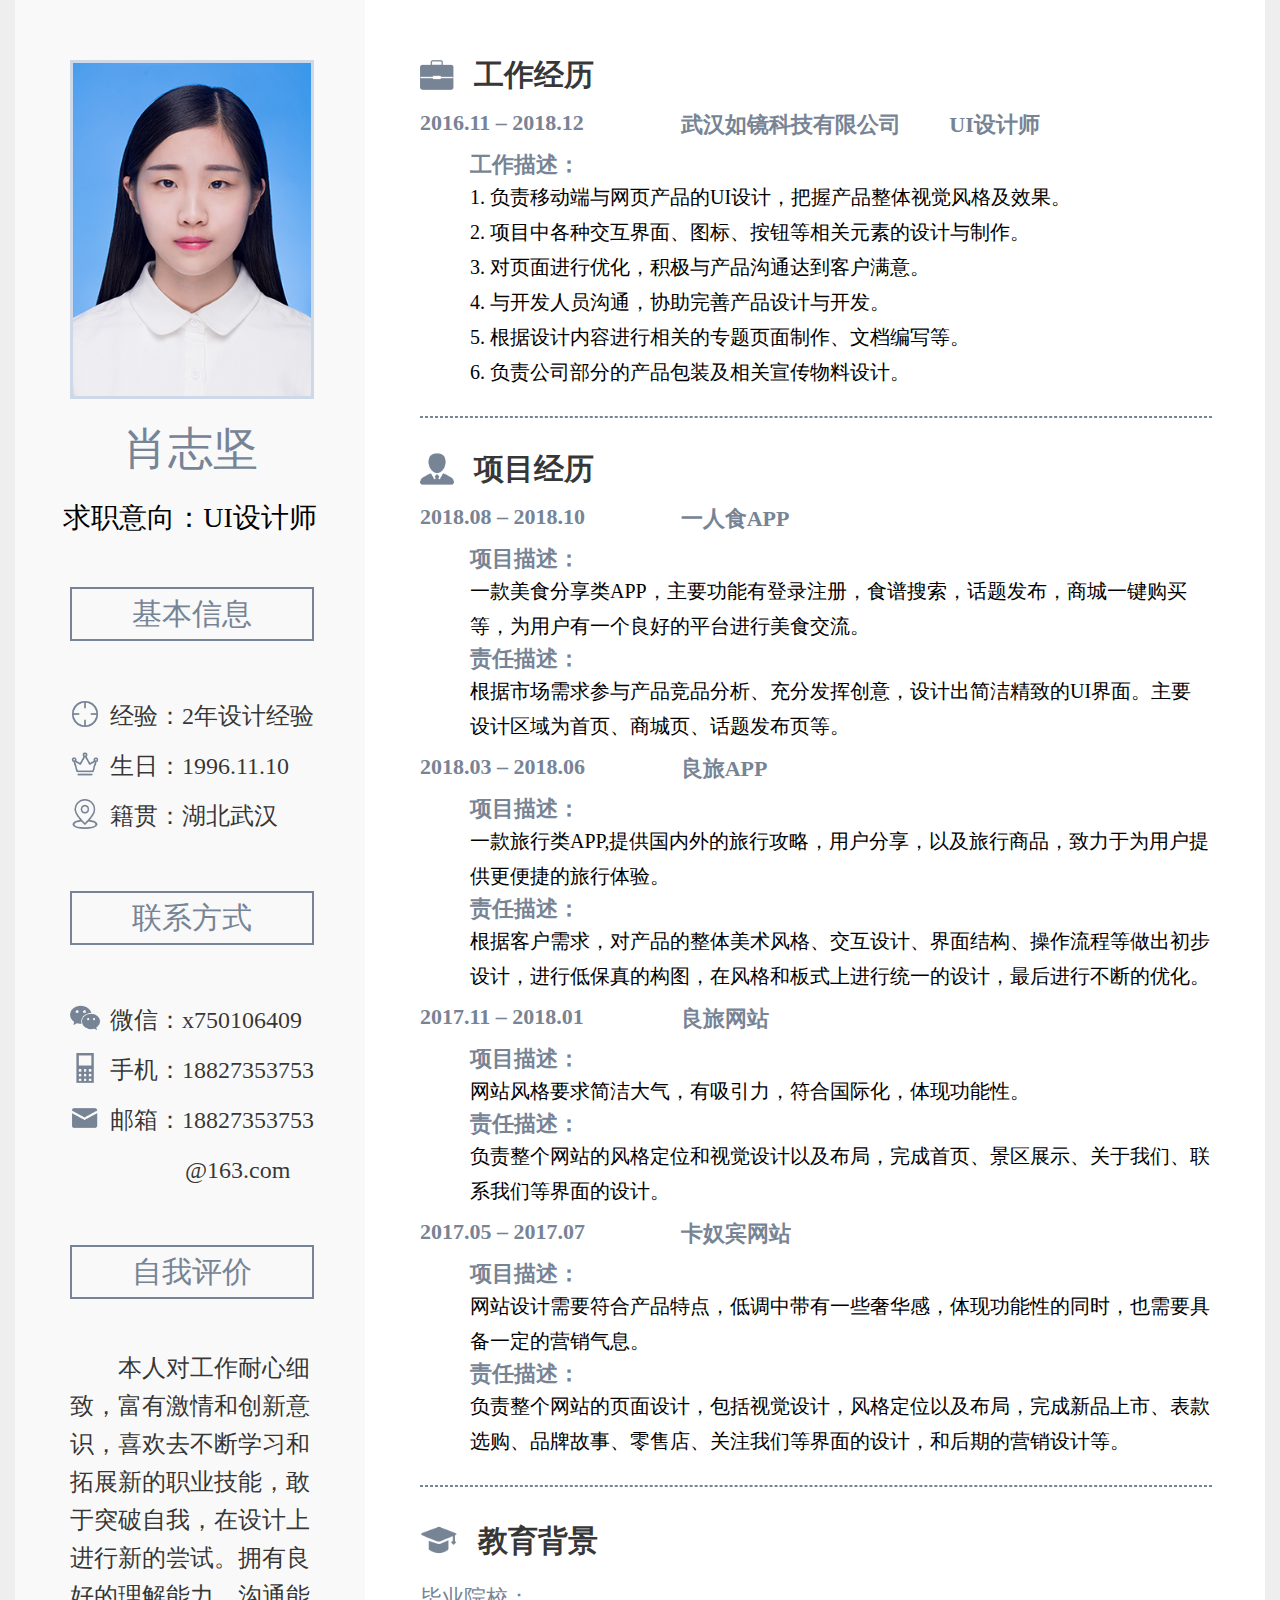
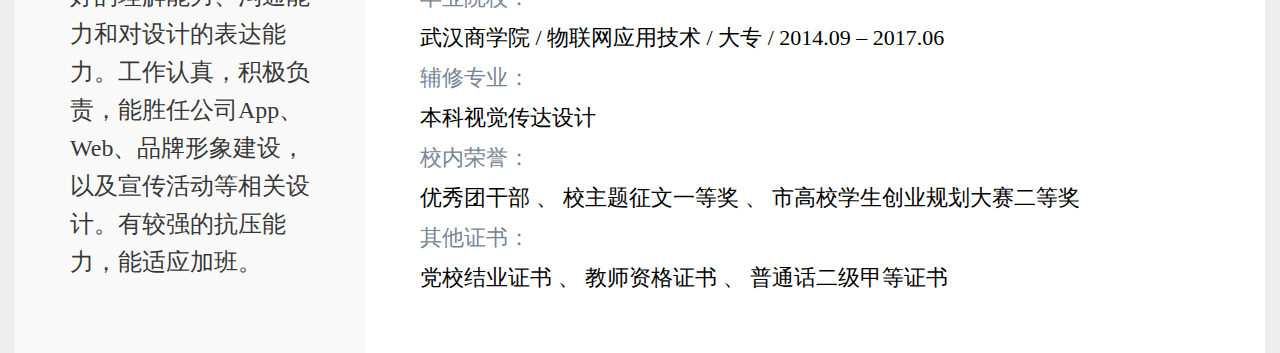
<file: about.html>
<!DOCTYPE html>
<html lang="en">
<head>
    <meta charset="UTF-8">
	<meta name="viewport" content="width=device-width, initial-scale=1.0">
	<!--<meta name="viewport" content="user-scalable=0">-->
	<!--<meta http-equiv="X-UA-Compatible" content="IE=edge">-->
    <title>about</title>
    <link rel="stylesheet" href="css/about_me.css">
    <link rel="shortcut icon" href="img/favicon.ico" type="image/x-icon" />
	<link href="//netdna.bootstrapcdn.com/font-awesome/4.7.0/css/font-awesome.min.css" rel="stylesheet">
</head>
<body>
	<div class="container">
		<div class="box">
			<div class="box_left">
				<div class="info_img">
					<img class="info_img_i" src="img/portrait.png">
				</div>
				<div class="details_info_name">肖志坚</div>
				<div class="Job_intention">求职意向：UI设计师</div>
				<div class="info_Self_evaluation">基本信息</div>
				<div class="list_info_i_box">
					<div class="list_info_i"><img src="img/Native_place.png" class="icon_style"><span class="list_info_i_s">经验：2年设计经验</span></div>
					<div class="list_info_i"><img src="img/Birthday.png" class="icon_style"><span class="list_info_i_s">生日：1996.11.10</span></div>
					<div class="list_info_i"><img src="img/address.png" class="icon_style"><span class="list_info_i_s">籍贯：湖北武汉</span></div>
				</div>
				<div class="info_Work_experience">联系方式</div>
				<div class="list_info_i_box">
					<div class="list_info_i"><img src="img/WeChat1.png" class="icon_style"><span class="list_info_i_s">微信：x750106409</span></div>
					<div class="list_info_i"><img src="img/phone1.png" class="icon_style"><span class="list_info_i_s">手机：18827353753</span></div>
					<div class="list_info_i"><img src="img/e_mail1.png" class="icon_style"><span class="list_info_i_s">邮箱：<span>18827353753</span></span></div>
					<div class="list_info_i"><span class="list_info_i_ss">@163.com</span></div>
				</div>
				<div class="info_Project_experience">自我评价</div>
				<div class="self_commet">本人对工作耐心细致，富有激情和创新意识，喜欢去不断学习和拓展新的职业技能，敢于突破自我，在设计上进行新的尝试。拥有良好的理解能力、沟通能力和对设计的表达能力。工作认真，积极负责，能胜任公司App、Web、品牌形象建设，以及宣传活动等相关设计。有较强的抗压能力，能适应加班。</div>
				<!--<div class="info_Vocational_skills">职业技能</div>-->
			</div>
			<div class="box_right">
				<div class="details_info">

					<!--<div class="details_info_line"></div>-->

					<!--<div class="details_Self_evaluation">-->
						<!--自我评价自我评价自我评价自我评价自我评价自我评价自我评价自我评价自我评价自我评价自我评价自我评价自我评价自我评价自我评价自我评价自我评价自我评价自我评价自我评价自我评价自我评价自我评价自我评价自我评价自我评价自我评价自我评价自我评价自我评价自我评价自我评价自我评价自我评价自我评价自我评价自我评价自我评价自我评价自我评价自我评价自我评价自我评价自我评价自我评价自我评价自我评价自我评价自我评价自我评价自我评价自我评价自我评价自我评价自我评价自我评价自我评价自我评价自我评价自我评价自我评价自我评价自我评价自我评价自我评价自我评价自我评价自我评价自我评价自我评价自我评价自我评价自我评价自我评价自我评价-->
					<!--</div>-->
					<!--<div class="details_info_line"></div>-->
					<div class="edu_title"><img src="img/job.png" class="icon_style_ii"><span class="edu_title_span">工作经历</span></div>
					<div class="details_Work_experience clearfix">
						<div class="details_info_head ">
							<div class="details_info_time">2016.11 – 2018.12</div>
							<div class="details_info_cpname">武汉如镜科技有限公司</div>
							<div class="details_info_type">UI设计师</div>
						</div>
						<div class="details_info_describe_box">
							<div class="details_info_describe">工作描述：</div>
							<div  class="details_info_content">
								1.  负责移动端与网页产品的UI设计，把握产品整体视觉风格及效果。<br>
								2.  项目中各种交互界面、图标、按钮等相关元素的设计与制作。<br>
								3.  对页面进行优化，积极与产品沟通达到客户满意。<br>
								4.  与开发人员沟通，协助完善产品设计与开发。<br>
								5.  根据设计内容进行相关的专题页面制作、文档编写等。<br>
								6.  负责公司部分的产品包装及相关宣传物料设计。<br>
							</div>
						</div>

						<!--<div class="details_info_head ">-->
							<!--<div class="details_info_time"> 2016.11 – 2017.06</div>-->
							<!--<div class="details_info_cpname">小树联发科技有限公司 </div>-->
							<!--<div class="details_info_type">设计助理</div>-->
						<!--</div>-->
						<!--<div class="details_info_describe_box">-->
							<!--<div class="details_info_describe">工作描述：</div>-->
							<!--<div  class="details_info_content">-->
								<!--1.  负责公司的VI体系搭建和完善。<br>-->
								<!--2.  负责公司产品的界面进行设计、编辑、美化等工作。<br>-->
								<!--3.  协助设计师与客户沟通并做记录。<br>-->
								<!--4.  配合项目目标输出设计规范。<br>-->
							<!--</div>-->
						<!--</div>-->
					</div>
					<div class="details_info_line"></div>
					<div class="edu_title"><img src="img/obj.png" class="icon_style_ii"><span class="edu_title_span">项目经历</span></div>
					<div class="details_Work_experience clearfix">
						<div class="details_info_head ">
							<div class="details_info_time">2018.08 – 2018.10</div>
							<div class="details_info_cpname">一人食APP</div>
							<div class="details_info_type"></div>
						</div>
						<div class="details_info_describe_box">
							<div class="details_info_describe">项目描述：</div>
							<div  class="details_info_content">
								一款美食分享类APP，主要功能有登录注册，食谱搜索，话题发布，商城一键购买等，为用户有一个良好的平台进行美食交流。
							</div>
							<div class="details_info_describe">责任描述：</div>
							<div  class="details_info_content">
								根据市场需求参与产品竞品分析、充分发挥创意，设计出简洁精致的UI界面。主要设计区域为首页、商城页、话题发布页等。
							</div>
						</div>

						<div class="details_info_head ">
							<div class="details_info_time">2018.03 – 2018.06</div>
							<div class="details_info_cpname">良旅APP</div>
							<div class="details_info_type"></div>
						</div>
						<div class="details_info_describe_box">
							<div class="details_info_describe">项目描述：</div>
							<div  class="details_info_content">
								一款旅行类APP,提供国内外的旅行攻略，用户分享，以及旅行商品，致力于为用户提供更便捷的旅行体验。
							</div>
							<div class="details_info_describe">责任描述：</div>
							<div  class="details_info_content">
								根据客户需求，对产品的整体美术风格、交互设计、界面结构、操作流程等做出初步设计，进行低保真的构图，在风格和板式上进行统一的设计，最后进行不断的优化。
							</div>
						</div>

						<div class="details_info_head ">
							<div class="details_info_time">2017.11 – 2018.01</div>
							<div class="details_info_cpname">良旅网站   </div>
							<div class="details_info_type"></div>
						</div>
						<div class="details_info_describe_box">
							<div class="details_info_describe">项目描述：</div>
							<div  class="details_info_content">
								网站风格要求简洁大气，有吸引力，符合国际化，体现功能性。
							</div>
							<div class="details_info_describe">责任描述：</div>
							<div  class="details_info_content">
								负责整个网站的风格定位和视觉设计以及布局，完成首页、景区展示、关于我们、联系我们等界面的设计。
							</div>
						</div>

						<div class="details_info_head ">
							<div class="details_info_time"> 2017.05 – 2017.07</div>
							<div class="details_info_cpname">卡奴宾网站 </div>
							<div class="details_info_type"></div>
						</div>
						<div class="details_info_describe_box">
							<div class="details_info_describe">项目描述：</div>
							<div  class="details_info_content">
								网站设计需要符合产品特点，低调中带有一些奢华感，体现功能性的同时，也需要具备一定的营销气息。
							</div>
							<div class="details_info_describe">责任描述：</div>
							<div  class="details_info_content">
								负责整个网站的页面设计，包括视觉设计，风格定位以及布局，完成新品上市、表款选购、品牌故事、零售店、关注我们等界面的设计，和后期的营销设计等。
							</div>
						</div>
					</div>

					<!--<div class="details_Project_experience clearfix">-->
						<!--<div class="details_info_head margin_top_bottom clearfix">-->
							<!--<div class="details_info_time">2018.09 - 2018.12</div>-->
							<!--<div class="details_info_cpname">项目经验项目经验</div>-->
							<!--<div class="details_info_type"></div>-->
						<!--</div>-->
						<!--<div class="details_info_describe_box clearfix">-->
							<!--<div class="details_info_describe">项目描述：</div>-->
							<!--<div  class="details_info_content">项目描述项目描述项目描述项目描述项目描述项目描述项目描述项目描述项目描述项目描述项目描述项目描述项目描述项目描述项目描述项目描述项目描述项目描述项目描述</div>-->
						<!--</div>-->
						<!--<div class="details_info_describe_box clearfix">-->
							<!--<div class="details_info_describe">责任描述：</div>-->
							<!--<div  class="details_info_content">责任描述责任描述责任描述责任描述责任描述责任描述责任描述责任描述责任描述责任描述责任描述责任描述责任描述责任描述责任描述责任描述责任描述责任描述责任描述责任描述责任描述责任描述责任描述责任描述责任描述责任描述责任描述责任描述责任描述</div>-->
						<!--</div>-->
					<!--</div>-->

					<!--<div class="details_info_line"></div>-->
					<!--<div class="details_Personal_information clearfix">-->
						<!--<div class="details_info_head margin_top_bottom clearfix">-->
							<!--<div class="details_info_time">2018.09 - 2018.12</div>-->
							<!--<div class="details_info_cpname">项目经验项目经验</div>-->
							<!--<div class="details_info_type"></div>-->
						<!--</div>-->
						<!--<div class="details_info_describe_box clearfix">-->
							<!--<div class="details_info_describe">项目描述：</div>-->
							<!--<div  class="details_info_content">项目描述项目描述项目描述项目描述项目描述项目描述项目描述项目描述项目描述项目描述项目描述项目描述项目描述项目描述项目描述项目描述项目描述项目描述项目描述</div>-->
						<!--</div>-->
						<!--<div class="details_info_describe_box clearfix">-->
							<!--<div class="details_info_describe">责任描述：</div>-->
							<!--<div  class="details_info_content">责任描述责任描述责任描述责任描述责任描述责任描述责任描述责任描述责任描述责任描述责任描述责任描述责任描述责任描述责任描述责任描述责任描述责任描述责任描述责任描述责任描述责任描述责任描述责任描述责任描述责任描述责任描述责任描述责任描述</div>-->
						<!--</div>-->
					<!--</div>-->
					<!--<div class="details_info_line"></div>-->
					<!--<div class="edu_title"><img src="img/jineng.png" class="icon_style_ii"><span class="edu_title_span">职业技能</span></div>-->
					<!--<div class="details_Vocational_skills clearfix">-->
						<!--<div class="details_Vocational_skills_r">PS</div>-->
						<!--<div class="details_Vocational_skills_r">AI</div>-->
						<!--<div class="details_Vocational_skills_r">AE</div>-->
						<!--<div class="details_Vocational_skills_r">SK</div>-->
						<!--<div class="details_Vocational_skills_r">XM</div>-->
						<!--<div class="details_Vocational_skills_r">AX</div>-->
					<!--</div>-->
					<div class="details_info_line"></div>
					<div class="edu_title"><img src="img/edu.png" class="icon_style_i"><span class="edu_title_span">教育背景</span></div>
					<div class="details_info_Self">
						<div class="info_Self_one_title">毕业院校：</div>
						<div class="info_Self_one">
							<div class="info_Self_box">
								<span>武汉商学院 / 物联网应用技术 / 大专 / 2014.09 – 2017.06</span>
							</div>
						</div>
						<div class="info_Self_one_title">辅修专业：</div>
						<div class="info_Self_one">
							<div class="info_Self_box">
								<span>本科视觉传达设计</span>
							</div>
						</div>
						<div class="info_Self_one_title">校内荣誉：</div>
						<div class="info_Self_one">
							<div class="info_Self_box">
								<span>优秀团干部 、 校主题征文一等奖 、 市高校学生创业规划大赛二等奖</span>
							</div>
						</div>
						<div class="info_Self_one_title">其他证书：</div>
						<div class="info_Self_one">
							<div class="info_Self_box">
								<span>党校结业证书 、 教师资格证书 、 普通话二级甲等证书</span>
							</div>
						</div>
						<div class="foter"></div>
						<!--<div class="info_Self_two">-->
						<!--<div class="info_Self">-->
						<!--<span>电话：1551234567</span>-->
						<!--</div>-->
						<!--<div class="info_Self">-->
						<!--<span>邮箱:1236789@qq.com</span>-->
						<!--</div>-->
						<!--<div class="info_Self">-->
						<!--<span>微信：weixin</span>-->
						<!--</div>-->
						<!--</div>-->
					</div>
				</div>
			</div>
		</div>
	</div>
</body>
</html>
</file>
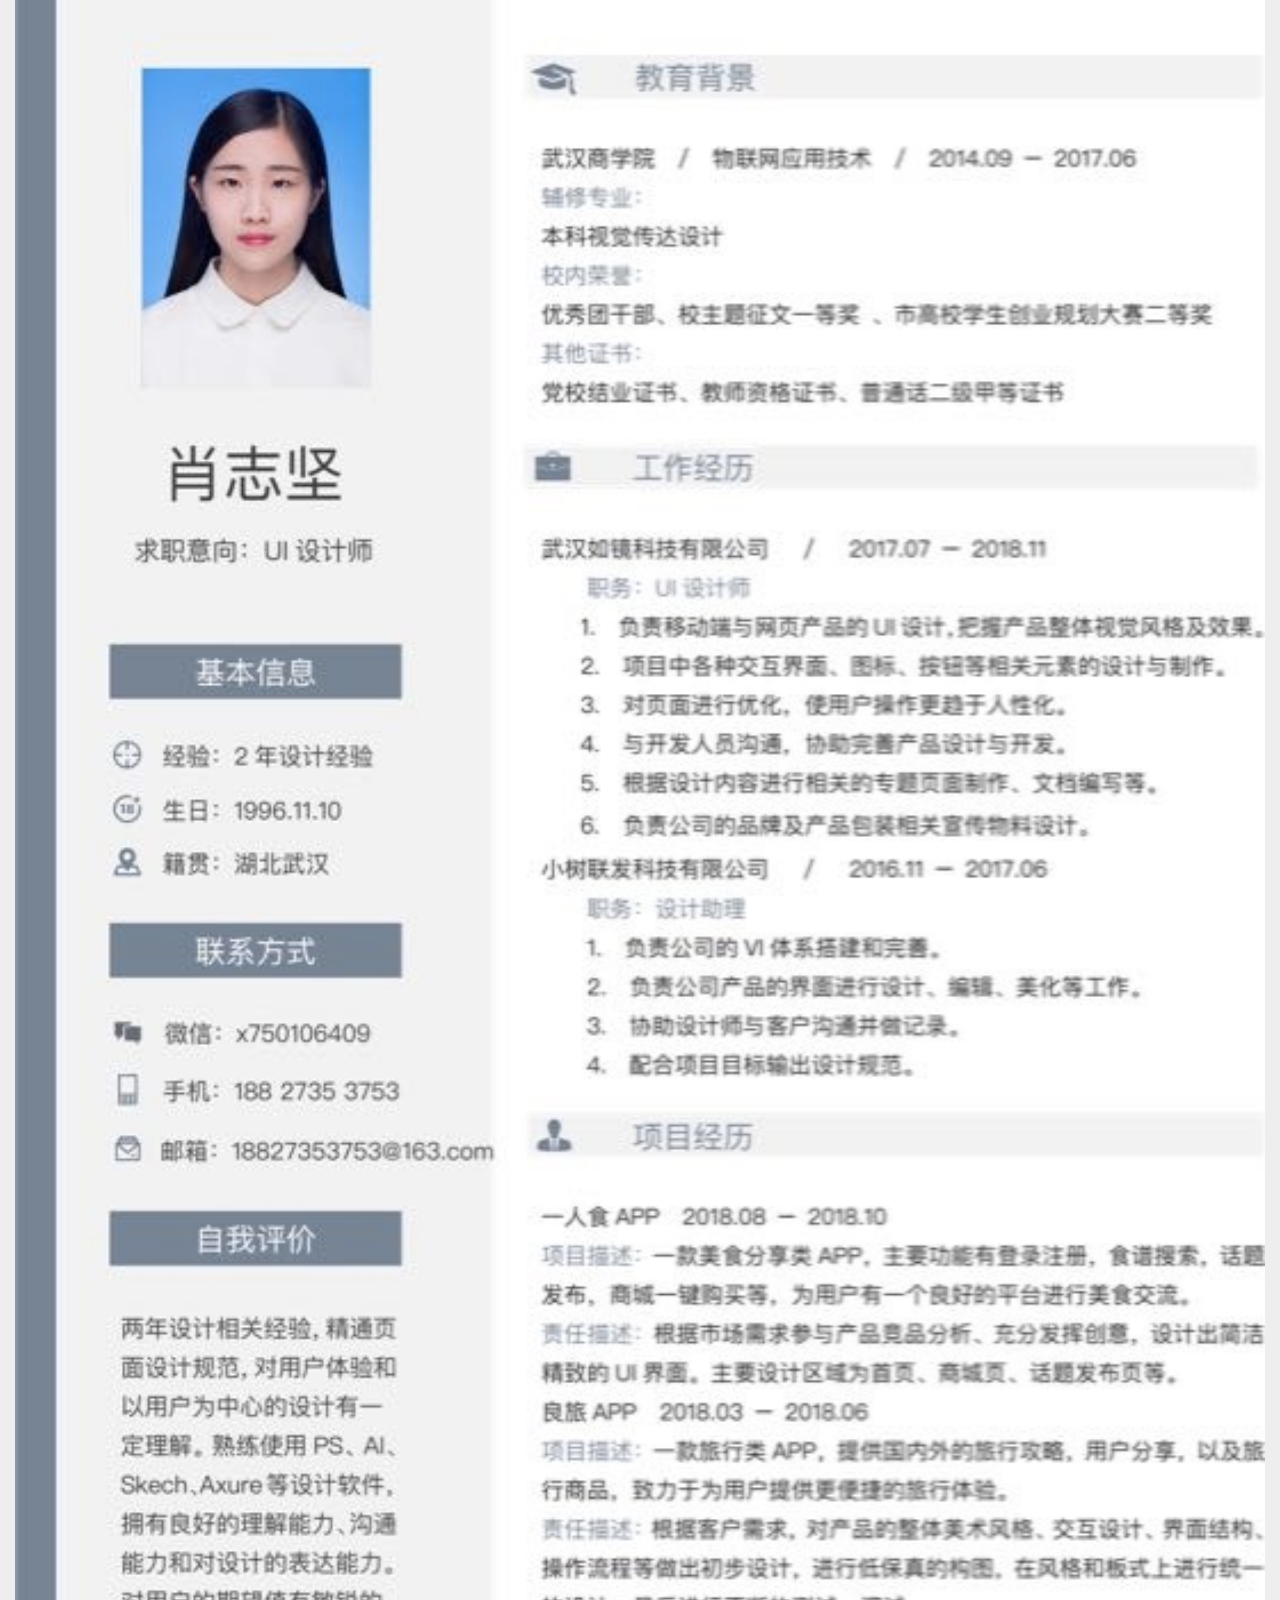
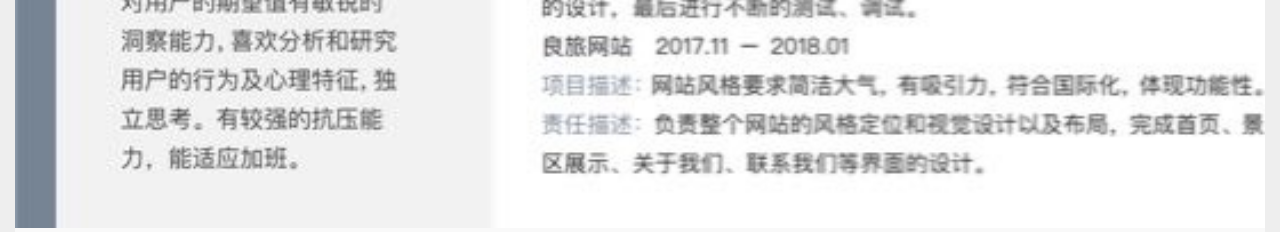
<file: about_img.html>
<!DOCTYPE html>
<html lang="en">
<head>
    <meta charset="UTF-8">
	<meta name="viewport" content="width=device-width, initial-scale=1.0">
	<!--<meta name="viewport" content="user-scalable=0">-->
	<!--<meta http-equiv="X-UA-Compatible" content="IE=edge">-->
    <title>about</title>
    <link rel="stylesheet" href="css/about_me.css">
    <link rel="shortcut icon" href="img/favicon.ico" type="image/x-icon" />
	<link href="//netdna.bootstrapcdn.com/font-awesome/4.7.0/css/font-awesome.min.css" rel="stylesheet">
</head>
<body>
	<div class="container_box">
		<div class="box">
			<img class="about_img" src="img/about.jpg">
		</div>
	</div>
</body>
</html>
</file>
<file: css/about_me.css>
body {
	padding: 0;
    margin: 0;
    font-family:"Microsoft YaHei";
	background-color: #eee;
}

.clearfix::before,
.clearfix::after {
	content: "";
	display: block;
	height: 0;
	line-height: 0px;
	clear: both;
	visibility: hidden;
}
.container {
	z-index: 10;
    margin: 0 auto;
    width: 1250px;
    /*1550*/
    height: auto;
    background-color: #3ca6fd;
    /*position: absolute;*/
    /*left: 50%;*/
    /*transform: translateX(-50%);*/
    /*-webkit-transform: translateX(-50%);*/
    /*-moz-transform: translateX(-50%) translateY(-50%);*/
    /*-ms-transform: translateX(-50%) translateY(-50%);*/
}
.box{
	width: 1250px;
	height: auto;
	position: absolute;
	left: 0;
	right: 0;
	margin-left: auto;
	margin-right: auto;
	background-color: #f9f9f9;
}
.box_left{
	float: left;
	width: 350px;
	height: 100%;
	position: relative;
	z-index: 100;
}
.info_img{
	margin-top: 60px;
	width: 238px;
	height: 333px;
	margin-left: 55px;
	/*border-radius: 280px;*/
	overflow: hidden;
	border:3px solid #cdd9e9;
}
.info_img_i{
	width: 240px;
}
.info_Self_evaluation{
	width: 240px;
	height: 50px;
	line-height: 50px;
	margin-left: 55px;
	margin-top: 50px;
	text-align: center;
	color: #778495;
	font-size: 30px;
	border: 2px solid #778495;
}
.list_info_i_box{
	margin-top: 50px;
	margin-bottom: 50px;
}
.list_info_i_box_i{
	margin-top: 50px;
	margin-bottom: 100px;
}
.list_info_i{
	height: 50px;
	line-height: 50px;
	margin-left: 55px;
	font-size: 24px;
	color: #778495;
	/*overflow: hidden;*/
	white-space: nowrap;

}
.icon_style_i{
	position: relative;
	top: 8px;
	width: 38px;
	height: 38px;
}
.icon_style_ii{
	position: relative;
	top: 7px;
	width: 34px;
	height: 34px;
}
.icon_style{
	position: relative;
	top: 5px;
	width: 30px;
	height: 30px;
}
.list_info_i_s{
	margin-left: 10px;
	color: rgba(0,0,0,.8);
}
.list_info_i_ss{
	margin-left: 115px;
	color: rgba(0,0,0,.8);
}
.info_Work_experience{
	width: 240px;
	height: 50px;
	line-height: 50px;
	margin-left: 55px;
	text-align: center;
	color: #778495;
	font-size: 30px;
	border: 2px solid #778495;
}
.info_Project_experience{
	width: 240px;
	height: 50px;
	line-height: 50px;
	margin-left: 55px;
	text-align: center;
	color: #778495;
	font-size: 30px;
	border: 2px solid #778495;
}
.self_commet{
	padding: 0 55px;
	box-sizing: border-box;
	color: rgba(0,0,0,.8);
	font-size: 24px;
	margin-top: 50px;
	margin-bottom: 50px;
	text-indent: 2em;
	line-height: 38px;
}
.info_Personal_information{
	width: 240px;
	height: 50px;
	line-height: 50px;
	margin-left: 55px;
	margin-top: 50px;
	text-align: center;
	color: #778495;
	font-size: 30px;
	border: 2px solid #778495;
}
.info_Vocational_skills{
	width: 240px;
	height: 50px;
	line-height: 50px;
	margin-left: 55px;
	margin-top: 890px;
	text-align: center;
	color: #778495;
	font-size: 30px;
	border: 2px solid #778495;
}
.box_right{
	float: right;
	width: 900px;
	height: 100%;
	background-color: #ffffff;
	padding: 0 55px;
	box-sizing: border-box;
	position: relative;
	z-index: 99;
}
.details_info{
	margin-top: 50px;
}
.edu_title{
	width: 100%;
	height: 50px;
	line-height: 50px;
	/*background-color: #778495;*/
	/*color: #ffffff;*/
	font-size: 30px;
	color: rgba(0,0,0,.8);
	font-weight: bold;
}
.edu_title_span{
	margin-left: 20px;
}
.details_info_name{
	font-size: 45px;
	color: #778495;
	width: 100%;
	text-align: center;
	margin-top: 20px;
}
.Job_intention{
	width: 100%;
	text-align: center;
	margin-top: 20px;
	font-size: 28px;
}
.details_info_Self{
	margin-top: 20px;
}
.info_Self_one_title{
	font-size: 22px;
	color: #778495;
}
.info_Self_one{
	 width: 100%;
	 height: 50px;
	overflow: hidden;
 }
.info_Self_two{
	width: 100%;
	height: 50px;
}
.info_Self_box{
	font-size: 22px;
	width: 100%;
	height:100%;
	line-height: 50px;
}
.info_Self{
	float: left;
	width: 260px;
	font-size: 22px;
}
.details_Self_evaluation{
	margin-top: 75px;
	font-size: 20px;
}
.details_info_line{
	width: 100%;
	border: 1px dashed #778495;
	margin: 26px 0;
}
.details_Work_experience{
	width: 100%;
}
.details_info_head{
	width: 100%;
	height: 30px;
	font-size: 22px;
	font-weight: bold;
	color: #778495;
	margin-top: 10px;
}
.margin_top_bottom{
	margin: 30px 0;
}
.details_info_time{
	float: left;
	width: 33%;
	height: 30px;

}
.details_info_cpname{
	float: left;
	width: 34%;
	height: 30px;
}
.details_info_type{
	float: left;
	width: 33%;
	height: 30px;
}
.details_info_describe_box{
	width: 100%;
	height: auto;
	margin-top: 10px;
}
.details_info_describe{
	font-size: 22px;
	font-weight: bold;
	color: #778495;
	margin-left: 50px;
	/*margin-bottom: 10px;*/
	/*margin-top: 10px;*/
}
.details_info_content{
	margin-left: 50px;
	font-size: 20px;
	line-height: 35px;
}
.details_Project_experience{
	width: 100%;
}
.details_Vocational_skills{
	width: 100%;
	height: auto;
	margin-bottom: 50px;
	margin-top: 20px;
	margin-left: 46px;
}
.details_Vocational_skills_r{
	float: left;
	width: 70px;
	height: 70px;
	line-height: 70px;
	border-radius: 70px;
	background-color: #778495;
	text-align: center;
	color: #ffffff;
	font-size: 30px;
	margin: 0 5px;
}
.about_img{
	position: relative;
	left: 0;
	right: 0;
	margin-left: auto;
	margin-right: auto;
	width: 100%;
	height: auto;

}
.asagi{
	width: 60px;
	height: 60px;
	line-height: 67px;
	display: none;
	opacity: 0;
	text-align: center;
	position: fixed;
	right: 500px;
	bottom: 80px;
	color: white;
	background-color: #000000;
}
.asagi:hover{
	display: block;
	opacity: .5;
}
.box_m{
	display: block;
	opacity: .5;
}
.foter{
	height: 50px;
}
</file>
